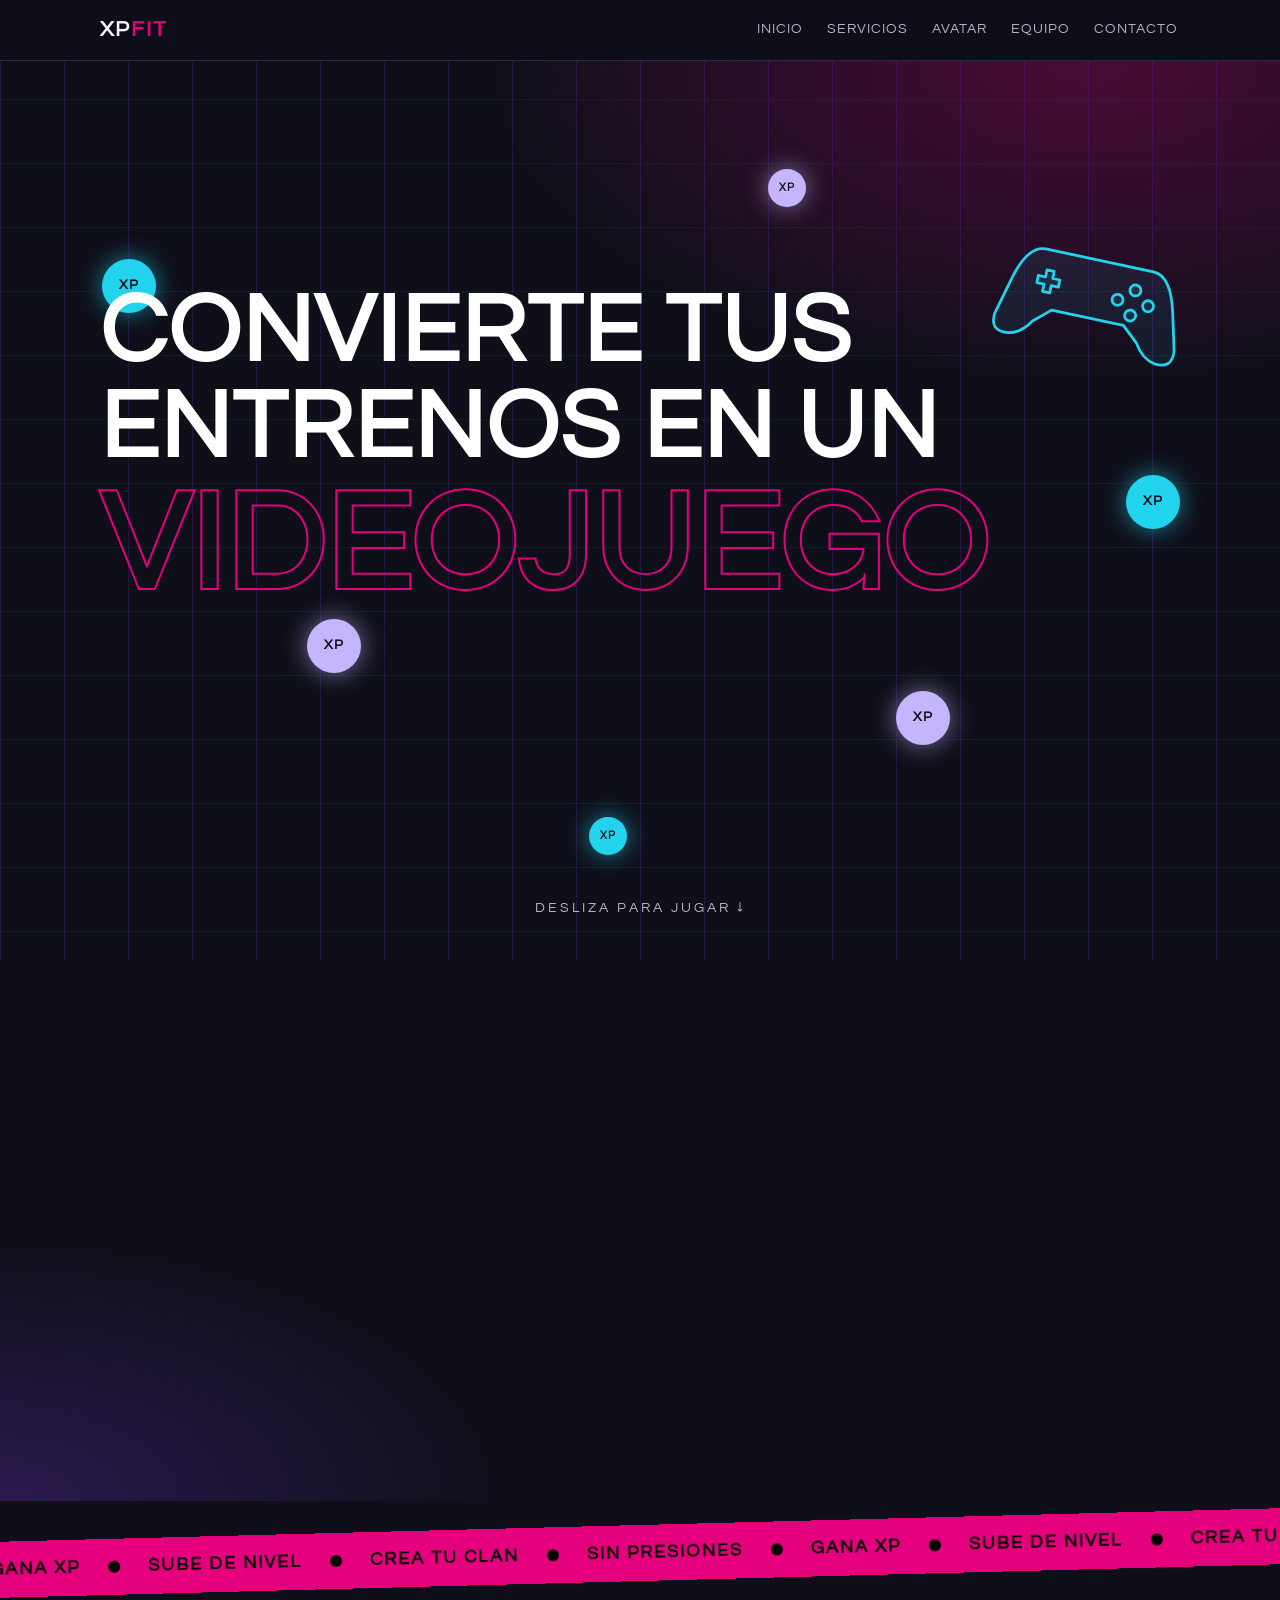
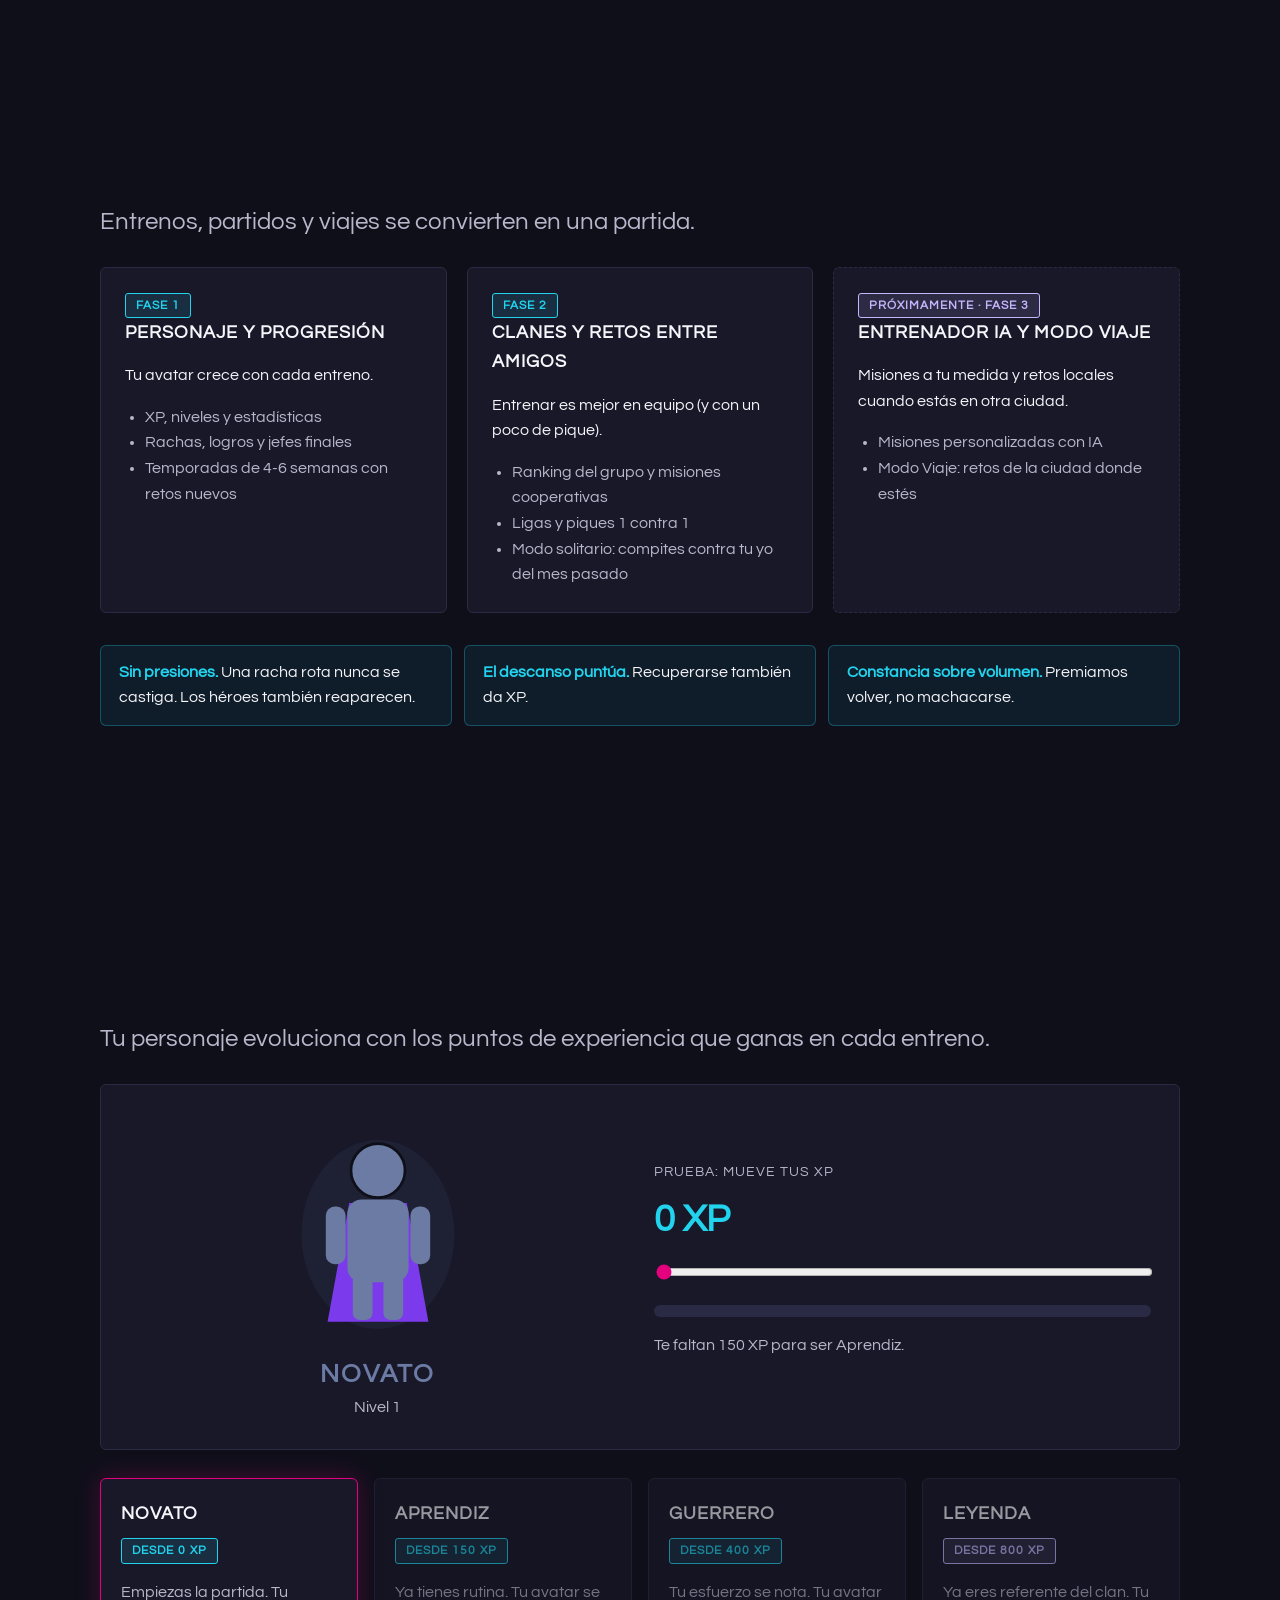
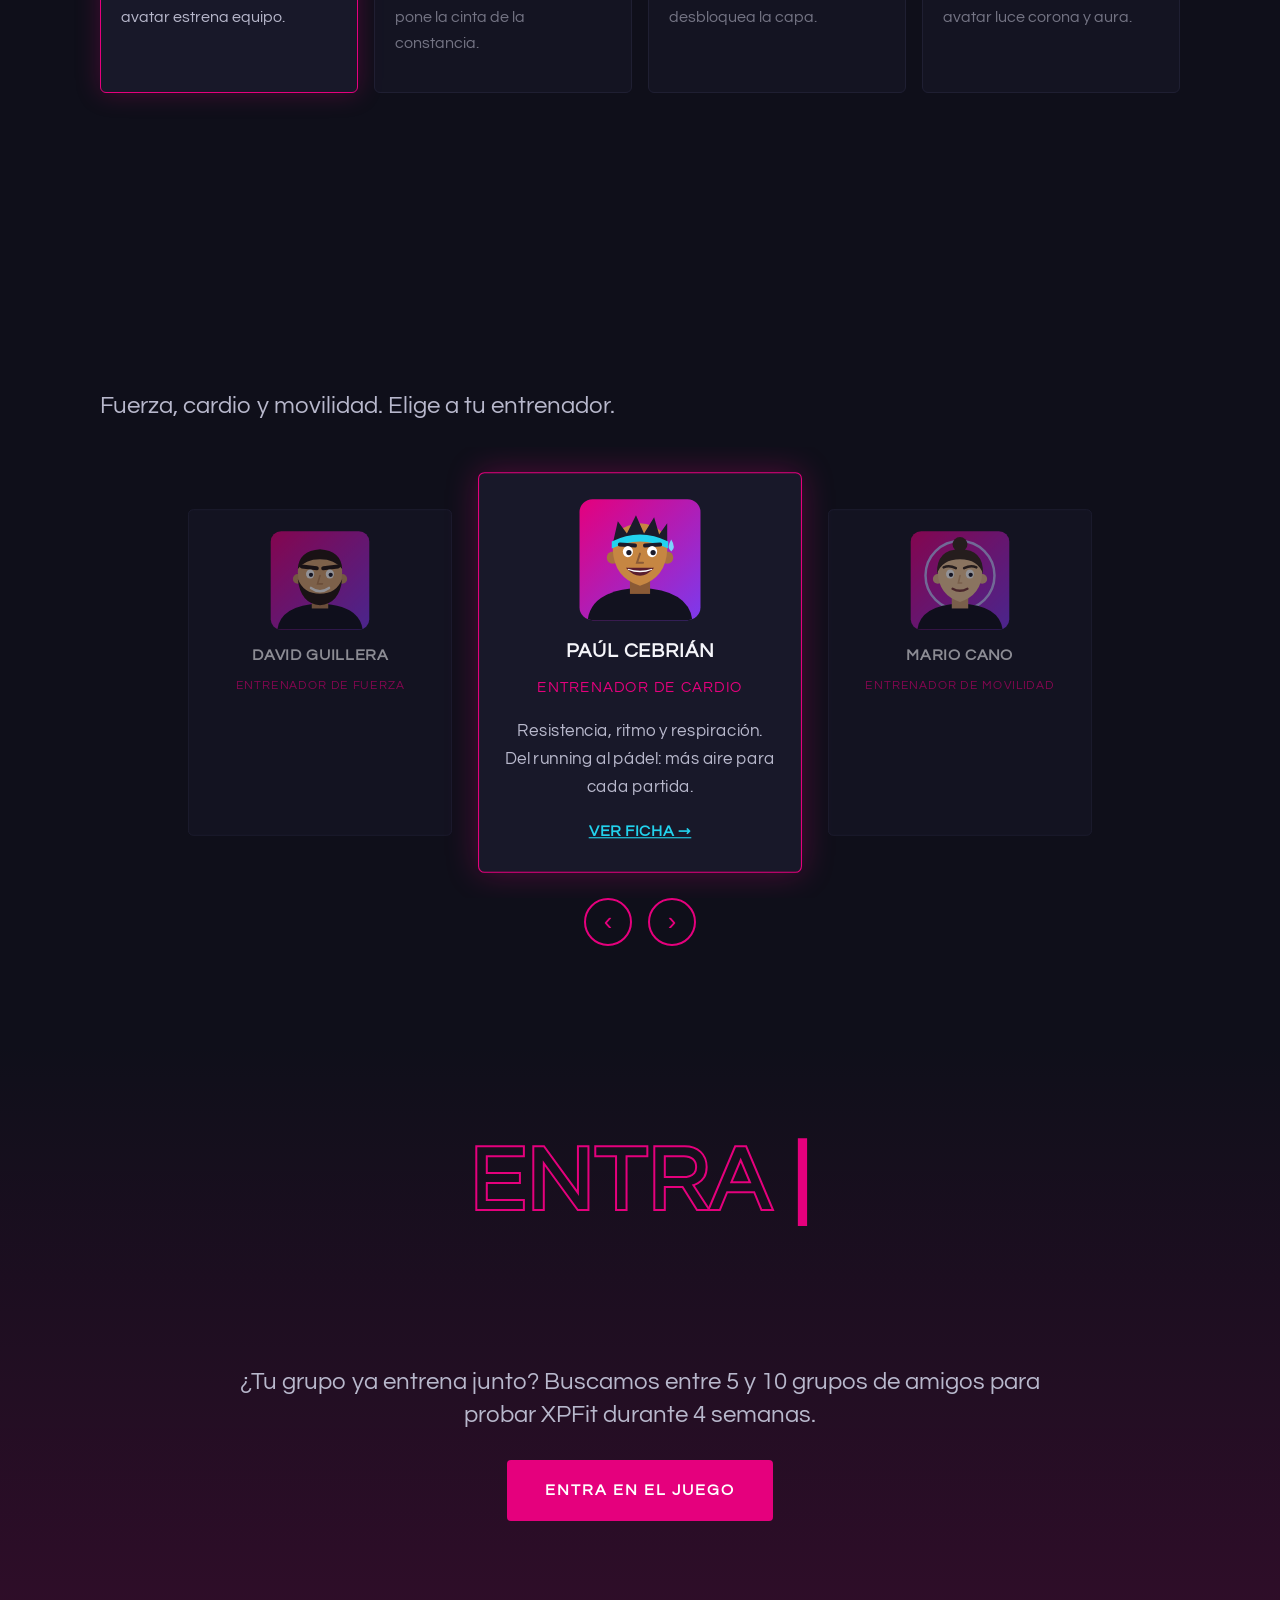
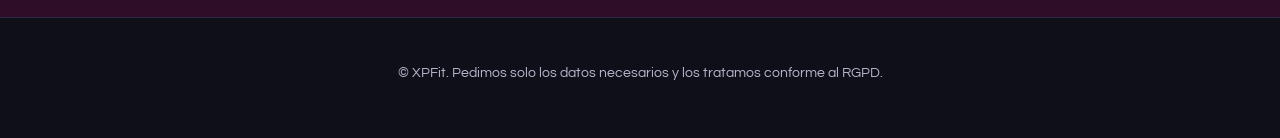
<file: index.html>
<!DOCTYPE html>
<html lang="es">
<head>
  <meta charset="UTF-8">
  <meta name="viewport" content="width=device-width, initial-scale=1">
  <title>XPFit · Convierte tus entrenos en un videojuego</title>
  <meta name="description" content="XPFit transforma entrenos, partidos y viajes en una partida: gana XP, sube de nivel y compite en clan con tus amigos.">

  <!-- PASO 1: cargamos la tipografía Questrial desde Google Fonts.
       (Si el ordenador tiene Century Gothic, se usará esa; ver estilos.css). -->
  <link rel="preconnect" href="https://fonts.googleapis.com">
  <link rel="preconnect" href="https://fonts.gstatic.com" crossorigin>
  <link href="https://fonts.googleapis.com/css2?family=Questrial&display=swap" rel="stylesheet">

  <!-- PASO 2: nuestros estilos. -->
  <link rel="stylesheet" href="css/estilos.css">

  <!-- PASO 3: marca la página como "con JavaScript". Las animaciones del CSS
       solo se activan si esta clase existe, así nada se queda invisible
       si el JS falla. -->
  <script>document.documentElement.classList.add("js");</script>

  <!-- PASO 4: nuestro JavaScript. "defer" = se ejecuta cuando la página ya cargó. -->
  <script src="js/animaciones.js" defer></script>
</head>
<body>

  <header class="cabecera">
    <div class="contenedor">
      <a class="logo" href="#inicio">XP<span>FIT</span></a>
      <nav class="nav" aria-label="Principal">
        <a href="#inicio">Inicio</a>
        <a href="#servicios">Servicios</a>
        <a href="#avatar">Avatar</a>
        <a href="#equipo">Equipo</a>
        <a href="#contacto">Contacto</a>
      </nav>
    </div>
  </header>

  <main>

    <!-- ============ INICIO (hero) ============ -->
    <section class="hero" id="inicio">
      <!-- HERO CON PARALLAX. Estructura (de fuera hacia dentro):
           .hero-pista  -> caja muy alta que da "recorrido" para hacer scroll
           .hero-escena -> la escena, pegada arriba mientras haces scroll
                           (position: sticky). Aquí el JS guarda --p (0 a 1).
             .capa-fondo  -> cuadrícula retro (se mueve poco)
             .capa-medio  -> orbes de XP y mando (se mueven más)
             .capa-frente -> mancuerna que cruza la pantalla rodando
             .hero-contenido -> título, subtítulo y botón (aparecen con el scroll)
           Las capas son decoración: aria-hidden="true". -->
      <div class="hero-pista">
        <div class="hero-escena">

          <div class="capa capa-fondo" aria-hidden="true"></div>

          <div class="capa capa-medio" aria-hidden="true">
            <!-- Orbes de XP: --x e --y son su posición (en %). -->
            <span class="orbe" style="--x:8%;  --y:22%;">XP</span>
            <span class="orbe" style="--x:24%; --y:62%;">XP</span>
            <span class="orbe" style="--x:46%; --y:84%;">XP</span>
            <span class="orbe" style="--x:70%; --y:70%;">XP</span>
            <span class="orbe" style="--x:88%; --y:46%;">XP</span>
            <span class="orbe" style="--x:60%; --y:12%;">XP</span>
            <!-- Mando de consola dibujado con SVG: cuerpo, cruceta y 4 botones. -->
            <svg class="mando" viewBox="0 0 240 150">
              <path d="M60 40 Q40 40 30 80 L20 120 Q18 140 38 138 Q52 136 62 120 L80 104 L160 104 L178 120 Q188 136 202 138 Q222 140 220 120 L210 80 Q200 40 180 40 Z"/>
              <path d="M66 62 h8 v8 h8 v8 h-8 v8 h-8 v-8 h-8 v-8 h8z"/>
              <circle cx="165" cy="64" r="6"/><circle cx="182" cy="78" r="6"/>
              <circle cx="148" cy="78" r="6"/><circle cx="165" cy="92" r="6"/>
            </svg>
          </div>

          <div class="capa capa-frente" aria-hidden="true">
            <!-- Mancuerna: una barra y tres placas por lado. -->
            <svg class="mancuerna" viewBox="0 0 420 140">
              <rect x="150" y="62" width="120" height="16" rx="4"/>
              <rect x="118" y="40" width="32" height="60" rx="6"/>
              <rect x="84"  y="24" width="34" height="92" rx="6"/>
              <rect x="60"  y="56" width="24" height="28" rx="4"/>
              <rect x="270" y="40" width="32" height="60" rx="6"/>
              <rect x="302" y="24" width="34" height="92" rx="6"/>
              <rect x="336" y="56" width="24" height="28" rx="4"/>
            </svg>
          </div>

          <p class="hero-aviso" aria-hidden="true">Desliza para jugar ↓</p>

          <div class="hero-contenido">
      <div class="contenedor">
        <!-- H1 blanco en dos líneas (el <br> parte la línea) y, debajo,
             la palabra grande solo con contorno magenta (clase "contorno"). -->
        <h1>
          Convierte tus<br>entrenos en un
          <span class="contorno">videojuego</span>
        </h1>
        <!-- El H1 (arriba) se ve desde el principio con un fundido de opacidad.
             Todo lo que va dentro de .hero-resto aparece poco a poco con el scroll. -->
        <div class="hero-resto">
          <p class="subtitulo">Gana XP, sube de nivel y compite con tus amigos.</p>
          <!-- Dos columnas (.hero-columnas): a la izquierda el botón y la nota,
               a la derecha la cita de LEVEL UP. En móvil estrecho se apilan. -->
          <div class="hero-columnas">
            <div>
              <a class="boton" href="#contacto">Entra en el juego</a>
              <p class="nota">Para quien ya entrena (gym, fútbol, pádel, running) y quiere un motivo para volver. También si juegas solo.</p>
            </div>
            <p class="levelup">¡LEVEL UP! 🎉 Ya eres nivel 12. Tus piernas han desbloqueado una nueva habilidad: subir escaleras sin sufrir.</p>
          </div>
        </div>
      </div>
    
          </div>
        </div>
      </div>
    </section>

    <!-- ============ CINTA EN BUCLE ============
         Truco para que NUNCA se vea vacía al final:
         - Hay DOS grupos idénticos (.cinta-grupo), uno detrás del otro.
         - Cada grupo mide como mínimo el ancho de la pantalla (ver estilos.css).
         - El CSS mueve la pista justo la mitad (= un grupo). En ese momento
           el segundo grupo ocupa el sitio del primero y vuelve a empezar,
           sin saltos ni huecos.
         aria-hidden="true": es decoración, el lector de pantalla la ignora. -->
    <div class="cinta" aria-hidden="true">
      <div class="cinta-pista">

        <!-- Grupo 1 -->
        <div class="cinta-grupo">
          <span>Gana XP</span><span class="punto"></span>
          <span>Sube de nivel</span><span class="punto"></span>
          <span>Crea tu clan</span><span class="punto"></span>
          <span>Sin presiones</span><span class="punto"></span>
          <span>Gana XP</span><span class="punto"></span>
          <span>Sube de nivel</span><span class="punto"></span>
          <span>Crea tu clan</span><span class="punto"></span>
          <span>Sin presiones</span><span class="punto"></span>
        </div>

        <!-- Grupo 2: copia exacta del grupo 1 -->
        <div class="cinta-grupo">
          <span>Gana XP</span><span class="punto"></span>
          <span>Sube de nivel</span><span class="punto"></span>
          <span>Crea tu clan</span><span class="punto"></span>
          <span>Sin presiones</span><span class="punto"></span>
          <span>Gana XP</span><span class="punto"></span>
          <span>Sube de nivel</span><span class="punto"></span>
          <span>Crea tu clan</span><span class="punto"></span>
          <span>Sin presiones</span><span class="punto"></span>
        </div>

      </div>
    </div>

    <!-- ============ SERVICIOS ============
         data-skew  -> el título entra con el efecto skewIn
         data-fade  -> el bloque entra con fadeInUp (con retraso escalonado) -->
    <section id="servicios">
      <div class="contenedor">
        <!-- TÍTULO CON TRAZO SVG (se repite igual en todas las secciones).
             - Mantenemos el <h2> para que la página siga teniendo títulos
               "de verdad" (buscadores y lectores de pantalla los entienden).
             - Dentro va un <svg>: un lienzo de dibujo. viewBox="0 0 700 130"
               es su sistema de coordenadas (700 de ancho x 130 de alto);
               el navegador lo escala solo.
             - <text> escribe la palabra dentro del lienzo: x="4" es el margen
               izquierdo e y="100" la altura de la línea base de las letras.
             - El aspecto (solo contorno, trazo que se dibuja en bucle) está
               en estilos.css, en la clase "trazo".
             - aria-label: lo que lee en voz alta un lector de pantalla. -->
        <h2>
          <svg class="titulo-svg" viewBox="0 0 700 130" role="img" aria-label="Servicios">
            <text class="trazo" x="4" y="100">SERVICIOS</text>
          </svg>
        </h2>
        <p class="subtitulo" data-fade>Entrenos, partidos y viajes se convierten en una partida.</p>

        <div class="rejilla">
          <!-- Fase 1: personaje y progresión -->
          <article class="tarjeta" data-fade>
            <span class="etiqueta xp">Fase 1</span>
            <h3>Personaje y progresión</h3>
            <p>Tu avatar crece con cada entreno.</p>
            <ul>
              <li>XP, niveles y estadísticas</li>
              <li>Rachas, logros y jefes finales</li>
              <li>Temporadas de 4-6 semanas con retos nuevos</li>
            </ul>
          </article>

          <!-- Fase 2: clanes y retos entre amigos -->
          <article class="tarjeta" data-fade>
            <span class="etiqueta xp">Fase 2</span>
            <h3>Clanes y retos entre amigos</h3>
            <p>Entrenar es mejor en equipo (y con un poco de pique).</p>
            <ul>
              <li>Ranking del grupo y misiones cooperativas</li>
              <li>Ligas y piques 1 contra 1</li>
              <li>Modo solitario: compites contra tu yo del mes pasado</li>
            </ul>
          </article>

          <article class="tarjeta proximamente" data-fade>
            <span class="etiqueta">Próximamente · Fase 3</span>
            <h3>Entrenador IA y Modo Viaje</h3>
            <p>Misiones a tu medida y retos locales cuando estás en otra ciudad.</p>
            <ul>
              <li>Misiones personalizadas con IA</li>
              <li>Modo Viaje: retos de la ciudad donde estés</li>
            </ul>
          </article>
        </div>

        <div class="principios">
          <div data-fade><strong>Sin presiones.</strong> Una racha rota nunca se castiga. Los héroes también reaparecen.</div>
          <div data-fade><strong>El descanso puntúa.</strong> Recuperarse también da XP.</div>
          <div data-fade><strong>Constancia sobre volumen.</strong> Premiamos volver, no machacarse.</div>
        </div>
      </div>
    </section>

    <!-- ============ AVATAR ============
         Sustituye a la antigua sección "Proyectos". Muestra cómo el avatar
         evoluciona según los XP que ganas entrenando.
         La parte interactiva (el deslizador) se programa en js/animaciones.js
         (PASO 6). Los números de XP son valores de EJEMPLO. -->
    <section id="avatar">
      <div class="contenedor">
        <h2>
          <svg class="titulo-svg" viewBox="0 0 520 130" role="img" aria-label="Avatar">
            <text class="trazo" x="4" y="100">AVATAR</text>
          </svg>
        </h2>
        <p class="subtitulo" data-fade>Tu personaje evoluciona con los puntos de experiencia que ganas en cada entreno.</p>

        <div class="avatar-zona" data-fade>

          <!-- Izquierda: el personaje. La clase "etapa-1" (o 2, 3, 4) la cambia el JS
               y el CSS usa esa clase para cambiar color y accesorios. -->
          <div class="avatar-visor etapa-1" id="avatar-visor">
            <svg class="avatar-svg" viewBox="0 0 200 250" role="img" aria-label="Tu avatar">
              <ellipse class="aura" cx="100" cy="135" rx="85" ry="105"/>
              <path class="capa" d="M68 100 L132 100 L156 232 L44 232 Z"/>
              <rect class="miembro" x="72" y="178" width="22" height="52" rx="8"/>
              <rect class="miembro" x="106" y="178" width="22" height="52" rx="8"/>
              <rect class="cuerpo" x="66" y="96" width="68" height="92" rx="16"/>
              <rect class="miembro" x="42" y="104" width="22" height="64" rx="10"/>
              <rect class="miembro" x="136" y="104" width="22" height="64" rx="10"/>
              <circle class="cabeza" cx="100" cy="64" r="30"/>
              <rect class="banda" x="70" y="50" width="60" height="9" rx="4"/>
              <path class="corona" d="M72 38 L80 14 L100 32 L120 14 L128 38 Z"/>
            </svg>
            <p class="avatar-etapa" id="avatar-etapa">Novato</p>
            <p class="avatar-nivel suave" id="avatar-nivel">Nivel 1</p>
          </div>

          <!-- Derecha: el control de XP. -->
          <div class="avatar-panel">
            <label for="xp-control">Prueba: mueve tus XP</label>
            <p class="xp-cifra"><output id="xp-valor" for="xp-control">0</output> XP</p>
            <input type="range" id="xp-control" min="0" max="1000" step="10" value="0">
            <div class="xp-barra" aria-hidden="true"><span id="xp-relleno"></span></div>
            <p class="suave" id="xp-texto">Te faltan 150 XP para ser Aprendiz.</p>
          </div>
        </div>

        <!-- Las cuatro etapas. data-desde = XP necesarios para llegar a ella. -->
        <ol class="etapas">
          <li data-desde="0"><h3>Novato</h3><span class="etiqueta xp">Desde 0 XP</span><p class="suave">Empiezas la partida. Tu avatar estrena equipo.</p></li>
          <li data-desde="150"><h3>Aprendiz</h3><span class="etiqueta xp">Desde 150 XP</span><p class="suave">Ya tienes rutina. Tu avatar se pone la cinta de la constancia.</p></li>
          <li data-desde="400"><h3>Guerrero</h3><span class="etiqueta xp">Desde 400 XP</span><p class="suave">Tu esfuerzo se nota. Tu avatar desbloquea la capa.</p></li>
          <li data-desde="800"><h3>Leyenda</h3><span class="etiqueta">Desde 800 XP</span><p class="suave">Ya eres referente del clan. Tu avatar luce corona y aura.</p></li>
        </ol>
      </div>
    </section>

    <!-- ============ EQUIPO (carrusel) ============
         Tres entrenadores. La ficha activa (la del centro) se amplía.
         Los botones, el clic en una ficha y las flechas del teclado cambian
         la ficha activa: ver el bloque "Carrusel" en js/animaciones.js. -->
    <section id="equipo">
      <div class="contenedor">
        <h2>
          <svg class="titulo-svg" viewBox="0 0 660 130" role="img" aria-label="Tu equipo">
            <text class="trazo" x="4" y="100">TU EQUIPO</text>
          </svg>
        </h2>
        <p class="subtitulo" data-fade>Fuerza, cardio y movilidad. Elige a tu entrenador.</p>

        <div class="carrusel" role="region" aria-roledescription="carrusel" aria-label="Equipo de entrenadores">

          <!-- La pista: una fila de fichas que se desliza de lado. -->
          <div class="carrusel-pista" tabindex="0">

            <article class="entrenador">
              <div class="cara">
<svg viewBox="0 0 120 120" role="img" aria-label="Cara de David Guillera">
<!-- David, fuerza: mandibula cuadrada, barba, cejas gruesas y camiseta sin mangas. Cada grupo con clase (flota, cejas, parpadeo) tiene su animacion en estilos.css. -->
<path d="M8 120 Q12 90 60 88 Q108 90 112 120 Z" fill="#12121f"/>
<rect x="50" y="76" width="20" height="18" fill="#B98456"/>
<g class="flota">
<circle cx="33" cy="58" r="6" fill="#C99565"/><circle cx="87" cy="58" r="6" fill="#C99565"/>
<path d="M33 50 Q33 26 60 24 Q87 26 87 50 Q86 80 60 88 Q34 80 33 50Z" fill="#D9A673"/>
<path d="M33 46 Q34 24 60 22 Q86 24 87 46 Q78 34 60 34 Q42 34 33 46Z" fill="#241713"/>
<path d="M33 58 Q36 88 60 90 Q84 88 87 58 Q80 76 60 76 Q40 76 33 58Z" fill="#241713"/>
<g class="cejas"><path d="M38 43 L56 45" stroke="#241713" stroke-width="5" stroke-linecap="round"/><path d="M82 43 L64 45" stroke="#241713" stroke-width="5" stroke-linecap="round"/></g>
<g class="parpadeo"><ellipse cx="48" cy="52" rx="5" ry="5.5" fill="#fff"/><ellipse cx="72" cy="52" rx="5" ry="5.5" fill="#fff"/><circle cx="49" cy="53" r="2.6" fill="#1b1b2a"/><circle cx="73" cy="53" r="2.6" fill="#1b1b2a"/></g>
<path d="M60 54 L57 64 L63 64" stroke="#B98456" stroke-width="2" fill="none" stroke-linecap="round"/>
<path d="M49 69 Q60 77 71 69" stroke="#fff" stroke-width="3" fill="none" stroke-linecap="round"/>
</g>
</svg>
</div>
              <h3>David Guillera</h3>
              <p class="rol">Entrenador de fuerza</p>
              <!-- .detalle solo se ve en la ficha activa -->
              <div class="detalle">
                <p class="suave">Series, cargas y progresión. Te enseña a levantar con cabeza y a subir de nivel sin prisa.</p>
                <a class="ver" href="equipo/david-guillera.html">Ver ficha →</a>
              </div>
            </article>

            <article class="entrenador">
              <div class="cara">
<svg viewBox="0 0 120 120" role="img" aria-label="Cara de Paúl Cebrián">
<!-- Paul, cardio: pelo de punta, cinta cian, sonrisa abierta y una gota de sudor que cae. -->
<path d="M8 120 Q12 90 60 88 Q108 90 112 120 Z" fill="#12121f"/>
<rect x="50" y="76" width="20" height="18" fill="#8A5A36"/>
<g class="flota rapido">
<circle cx="33" cy="58" r="6" fill="#A9703F"/><circle cx="87" cy="58" r="6" fill="#A9703F"/>
<path d="M33 50 Q33 26 60 24 Q87 26 87 50 Q86 78 60 86 Q34 78 33 50Z" fill="#C68642"/>
<path d="M33 44 L38 22 L47 34 L56 16 L64 34 L74 18 L79 35 L87 24 L87 46 Q60 30 33 46Z" fill="#1b1b2a"/>
<path d="M32 42 Q60 28 88 42 L88 49 Q60 35 32 49Z" fill="#22D3EE"/>
<g class="cejas"><path d="M40 45 L55 46" stroke="#1b1b2a" stroke-width="4" stroke-linecap="round"/><path d="M80 45 L65 46" stroke="#1b1b2a" stroke-width="4" stroke-linecap="round"/></g>
<g class="parpadeo"><ellipse cx="48" cy="52" rx="5" ry="5.5" fill="#fff"/><ellipse cx="72" cy="52" rx="5" ry="5.5" fill="#fff"/><circle cx="49" cy="53" r="2.6" fill="#1b1b2a"/><circle cx="73" cy="53" r="2.6" fill="#1b1b2a"/></g>
<path d="M60 54 L57 63 L63 63" stroke="#8A5A36" stroke-width="2" fill="none" stroke-linecap="round"/>
<path d="M46 68 Q60 84 74 68 Z" fill="#5A1E2E"/><path d="M48 69 Q60 73 72 69 L72 70 Q60 75 48 70Z" fill="#fff"/>
<path class="gota" d="M91 40 q5 8 0 12 q-5 -4 0 -12z" fill="#7DD3FC"/>
</g>
</svg>
</div>
              <h3>Paúl Cebrián</h3>
              <p class="rol">Entrenador de cardio</p>
              <div class="detalle">
                <p class="suave">Resistencia, ritmo y respiración. Del running al pádel: más aire para cada partida.</p>
                <a class="ver" href="equipo/paul-cebrian.html">Ver ficha →</a>
              </div>
            </article>

            <article class="entrenador">
              <div class="cara">
<svg viewBox="0 0 120 120" role="img" aria-label="Cara de Mario Cano">
<!-- Mario, movilidad: mono, mirada serena, sonrisa tranquila y un aura que late. -->
<circle class="aura-zen" cx="60" cy="54" r="42" fill="none" stroke="#C4B5FD" stroke-width="3"/>
<path d="M8 120 Q12 90 60 88 Q108 90 112 120 Z" fill="#12121f"/>
<rect x="50" y="76" width="20" height="18" fill="#D2A276"/>
<g class="flota">
<circle cx="60" cy="16" r="9" fill="#3a2a22"/>
<circle cx="33" cy="58" r="6" fill="#E6B98F"/><circle cx="87" cy="58" r="6" fill="#E6B98F"/>
<path d="M33 50 Q33 26 60 24 Q87 26 87 50 Q86 78 60 86 Q34 78 33 50Z" fill="#F1C99B"/>
<path d="M32 52 Q31 22 60 22 Q89 22 88 52 Q82 34 60 34 Q38 34 32 52Z" fill="#3a2a22"/>
<g class="cejas"><path d="M40 44 Q47 41 55 45" stroke="#3a2a22" stroke-width="3" fill="none" stroke-linecap="round"/><path d="M80 44 Q73 41 65 45" stroke="#3a2a22" stroke-width="3" fill="none" stroke-linecap="round"/></g>
<g class="parpadeo lento"><ellipse cx="48" cy="52" rx="5" ry="5.5" fill="#fff"/><ellipse cx="72" cy="52" rx="5" ry="5.5" fill="#fff"/><circle cx="49" cy="53" r="2.6" fill="#1b1b2a"/><circle cx="73" cy="53" r="2.6" fill="#1b1b2a"/></g>
<path d="M60 54 L58 63 L62 63" stroke="#D2A276" stroke-width="2" fill="none" stroke-linecap="round"/>
<path d="M51 70 Q60 75 69 70" stroke="#7A3B3B" stroke-width="3" fill="none" stroke-linecap="round"/>
</g>
</svg>
</div>
              <h3>Mario Cano</h3>
              <p class="rol">Entrenador de movilidad</p>
              <div class="detalle">
                <p class="suave">Rango de movimiento, postura y recuperación. Porque el descanso también puntúa.</p>
                <a class="ver" href="equipo/mario-cano.html">Ver ficha →</a>
              </div>
            </article>

          </div>

          <!-- Botones anterior / siguiente -->
          <div class="carrusel-controles">
            <button class="carrusel-btn" type="button" data-dir="-1" aria-label="Entrenador anterior">‹</button>
            <button class="carrusel-btn" type="button" data-dir="1" aria-label="Entrenador siguiente">›</button>
          </div>
        </div>
      </div>
    </section>

    <!-- ============ CONTACTO ============ -->
    <section class="contacto" id="contacto">
      <div class="contenedor">
        <!-- Título grande con efecto máquina de escribir:
             data-maquina le dice al JS que lo teclee letra a letra.
             El texto dentro es el que se escribirá. -->
        <p class="maquina" data-maquina>Entra a la partida</p>

        <!-- Aquí el título va centrado: x="330" es el centro del lienzo (660 / 2)
             y text-anchor="middle" centra el texto en ese punto. -->
        <h2>
          <svg class="titulo-svg" viewBox="0 0 660 130" role="img" aria-label="Contacto">
            <text class="trazo" x="330" y="100" text-anchor="middle">CONTACTO</text>
          </svg>
        </h2>
        <p class="subtitulo" data-fade>¿Tu grupo ya entrena junto? Buscamos entre 5 y 10 grupos de amigos para probar XPFit durante 4 semanas.</p>
        <!-- PENDIENTE: sustituir "#contacto" por el enlace real (mailto: o Telegram). -->
        <a class="boton" href="#contacto" data-fade>Entra en el juego</a>
      </div>
    </section>
  </main>

  <footer class="pie">
    <div class="contenedor">
      <p>© XPFit. Pedimos solo los datos necesarios y los tratamos conforme al RGPD.</p>
    </div>
  </footer>

</body>
</html>
</file>
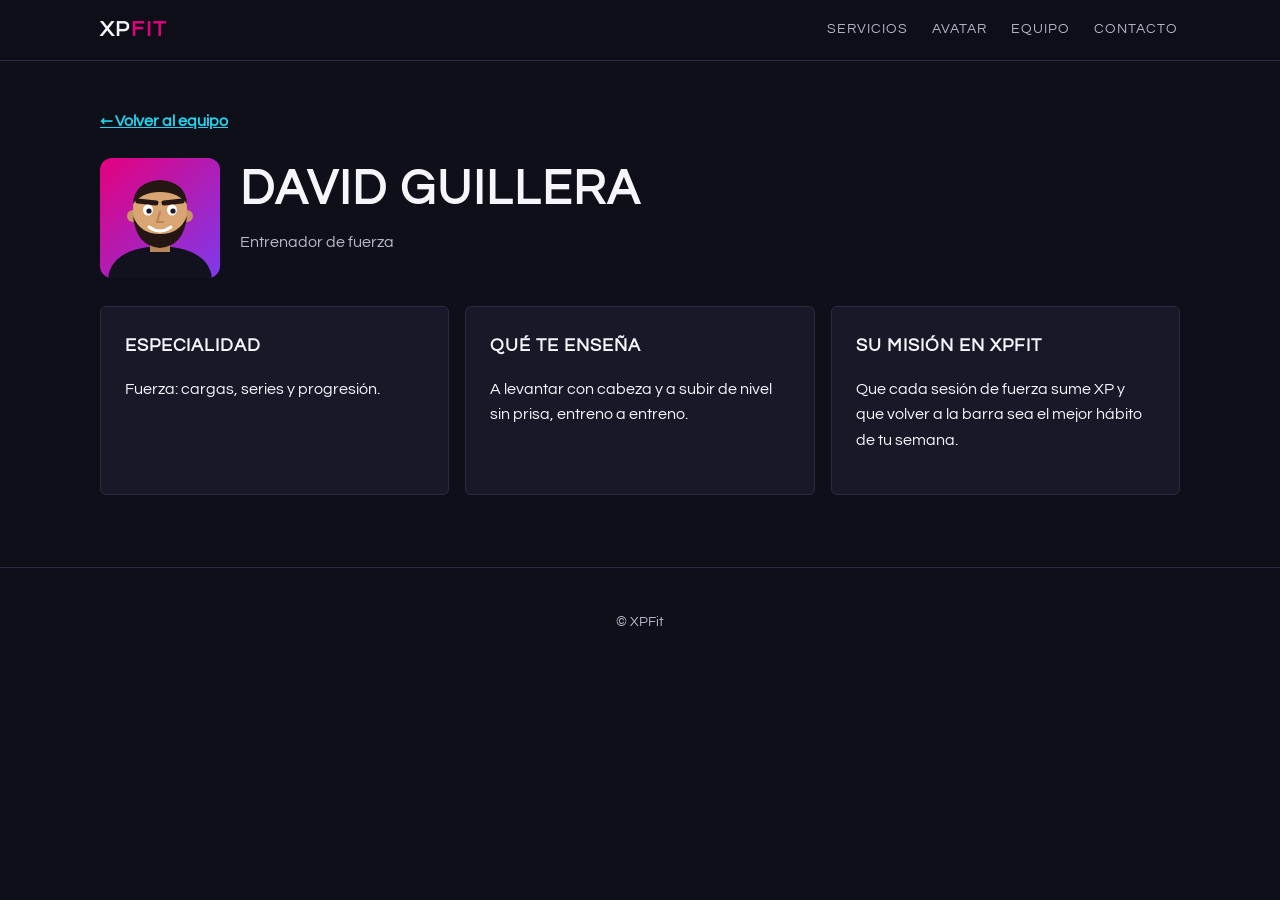
<file: equipo/david-guillera.html>
<!DOCTYPE html>
<html lang="es">
<head>
  <meta charset="UTF-8">
  <meta name="viewport" content="width=device-width, initial-scale=1">
  <title>David Guillera · Entrenador de fuerza · XPFit</title>
  <link rel="preconnect" href="https://fonts.googleapis.com">
  <link rel="preconnect" href="https://fonts.gstatic.com" crossorigin>
  <link href="https://fonts.googleapis.com/css2?family=Questrial&display=swap" rel="stylesheet">
  <link rel="stylesheet" href="../css/estilos.css">
</head>
<body>
  <header class="cabecera">
    <div class="contenedor">
      <a class="logo" href="../index.html">XP<span>FIT</span></a>
      <nav class="nav" aria-label="Principal">
        <a href="../index.html#servicios">Servicios</a>
        <a href="../index.html#avatar">Avatar</a>
        <a href="../index.html#equipo">Equipo</a>
        <a href="../index.html#contacto">Contacto</a>
      </nav>
    </div>
  </header>

  <main class="ficha">
    <div class="contenedor">
      <a class="volver" href="../index.html#equipo">← Volver al equipo</a>

      <div class="ficha-cabecera">
        <div class="cara">
<svg viewBox="0 0 120 120" role="img" aria-label="Cara de David Guillera">
<path d="M8 120 Q12 90 60 88 Q108 90 112 120 Z" fill="#12121f"/>
<rect x="50" y="76" width="20" height="18" fill="#B98456"/>
<g class="flota">
<circle cx="33" cy="58" r="6" fill="#C99565"/><circle cx="87" cy="58" r="6" fill="#C99565"/>
<path d="M33 50 Q33 26 60 24 Q87 26 87 50 Q86 80 60 88 Q34 80 33 50Z" fill="#D9A673"/>
<path d="M33 46 Q34 24 60 22 Q86 24 87 46 Q78 34 60 34 Q42 34 33 46Z" fill="#241713"/>
<path d="M33 58 Q36 88 60 90 Q84 88 87 58 Q80 76 60 76 Q40 76 33 58Z" fill="#241713"/>
<g class="cejas"><path d="M38 43 L56 45" stroke="#241713" stroke-width="5" stroke-linecap="round"/><path d="M82 43 L64 45" stroke="#241713" stroke-width="5" stroke-linecap="round"/></g>
<g class="parpadeo"><ellipse cx="48" cy="52" rx="5" ry="5.5" fill="#fff"/><ellipse cx="72" cy="52" rx="5" ry="5.5" fill="#fff"/><circle cx="49" cy="53" r="2.6" fill="#1b1b2a"/><circle cx="73" cy="53" r="2.6" fill="#1b1b2a"/></g>
<path d="M60 54 L57 64 L63 64" stroke="#B98456" stroke-width="2" fill="none" stroke-linecap="round"/>
<path d="M49 69 Q60 77 71 69" stroke="#fff" stroke-width="3" fill="none" stroke-linecap="round"/>
</g>
</svg>
</div>
        <div>
          <h1>David Guillera</h1>
          <p class="suave">Entrenador de fuerza</p>
        </div>
      </div>

      <div class="stats">
        <section class="tarjeta">
          <h3>Especialidad</h3>
          <p>Fuerza: cargas, series y progresión.</p>
        </section>
        <section class="tarjeta">
          <h3>Qué te enseña</h3>
          <p>A levantar con cabeza y a subir de nivel sin prisa, entreno a entreno.</p>
        </section>
        <section class="tarjeta">
          <h3>Su misión en XPFit</h3>
          <p>Que cada sesión de fuerza sume XP y que volver a la barra sea el mejor hábito de tu semana.</p>
        </section>
      </div>
    </div>
  </main>

  <footer class="pie"><div class="contenedor"><p>© XPFit</p></div></footer>
</body>
</html>
</file>
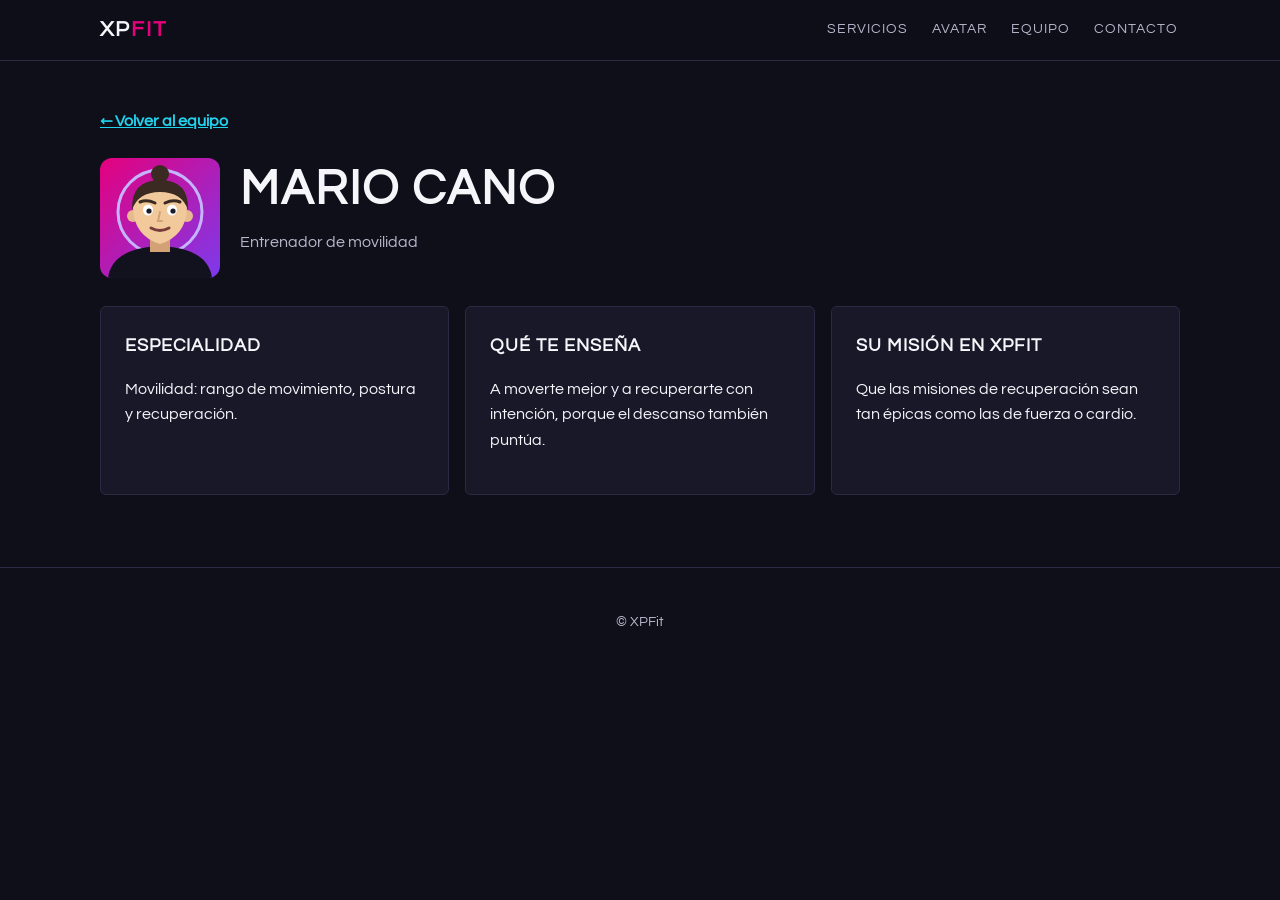
<file: equipo/mario-cano.html>
<!DOCTYPE html>
<html lang="es">
<head>
  <meta charset="UTF-8">
  <meta name="viewport" content="width=device-width, initial-scale=1">
  <title>Mario Cano · Entrenador de movilidad · XPFit</title>
  <link rel="preconnect" href="https://fonts.googleapis.com">
  <link rel="preconnect" href="https://fonts.gstatic.com" crossorigin>
  <link href="https://fonts.googleapis.com/css2?family=Questrial&display=swap" rel="stylesheet">
  <link rel="stylesheet" href="../css/estilos.css">
</head>
<body>
  <header class="cabecera">
    <div class="contenedor">
      <a class="logo" href="../index.html">XP<span>FIT</span></a>
      <nav class="nav" aria-label="Principal">
        <a href="../index.html#servicios">Servicios</a>
        <a href="../index.html#avatar">Avatar</a>
        <a href="../index.html#equipo">Equipo</a>
        <a href="../index.html#contacto">Contacto</a>
      </nav>
    </div>
  </header>

  <main class="ficha">
    <div class="contenedor">
      <a class="volver" href="../index.html#equipo">← Volver al equipo</a>

      <div class="ficha-cabecera">
        <div class="cara">
<svg viewBox="0 0 120 120" role="img" aria-label="Cara de Mario Cano">
<circle class="aura-zen" cx="60" cy="54" r="42" fill="none" stroke="#C4B5FD" stroke-width="3"/>
<path d="M8 120 Q12 90 60 88 Q108 90 112 120 Z" fill="#12121f"/>
<rect x="50" y="76" width="20" height="18" fill="#D2A276"/>
<g class="flota">
<circle cx="60" cy="16" r="9" fill="#3a2a22"/>
<circle cx="33" cy="58" r="6" fill="#E6B98F"/><circle cx="87" cy="58" r="6" fill="#E6B98F"/>
<path d="M33 50 Q33 26 60 24 Q87 26 87 50 Q86 78 60 86 Q34 78 33 50Z" fill="#F1C99B"/>
<path d="M32 52 Q31 22 60 22 Q89 22 88 52 Q82 34 60 34 Q38 34 32 52Z" fill="#3a2a22"/>
<g class="cejas"><path d="M40 44 Q47 41 55 45" stroke="#3a2a22" stroke-width="3" fill="none" stroke-linecap="round"/><path d="M80 44 Q73 41 65 45" stroke="#3a2a22" stroke-width="3" fill="none" stroke-linecap="round"/></g>
<g class="parpadeo lento"><ellipse cx="48" cy="52" rx="5" ry="5.5" fill="#fff"/><ellipse cx="72" cy="52" rx="5" ry="5.5" fill="#fff"/><circle cx="49" cy="53" r="2.6" fill="#1b1b2a"/><circle cx="73" cy="53" r="2.6" fill="#1b1b2a"/></g>
<path d="M60 54 L58 63 L62 63" stroke="#D2A276" stroke-width="2" fill="none" stroke-linecap="round"/>
<path d="M51 70 Q60 75 69 70" stroke="#7A3B3B" stroke-width="3" fill="none" stroke-linecap="round"/>
</g>
</svg>
</div>
        <div>
          <h1>Mario Cano</h1>
          <p class="suave">Entrenador de movilidad</p>
        </div>
      </div>

      <div class="stats">
        <section class="tarjeta">
          <h3>Especialidad</h3>
          <p>Movilidad: rango de movimiento, postura y recuperación.</p>
        </section>
        <section class="tarjeta">
          <h3>Qué te enseña</h3>
          <p>A moverte mejor y a recuperarte con intención, porque el descanso también puntúa.</p>
        </section>
        <section class="tarjeta">
          <h3>Su misión en XPFit</h3>
          <p>Que las misiones de recuperación sean tan épicas como las de fuerza o cardio.</p>
        </section>
      </div>
    </div>
  </main>

  <footer class="pie"><div class="contenedor"><p>© XPFit</p></div></footer>
</body>
</html>
</file>
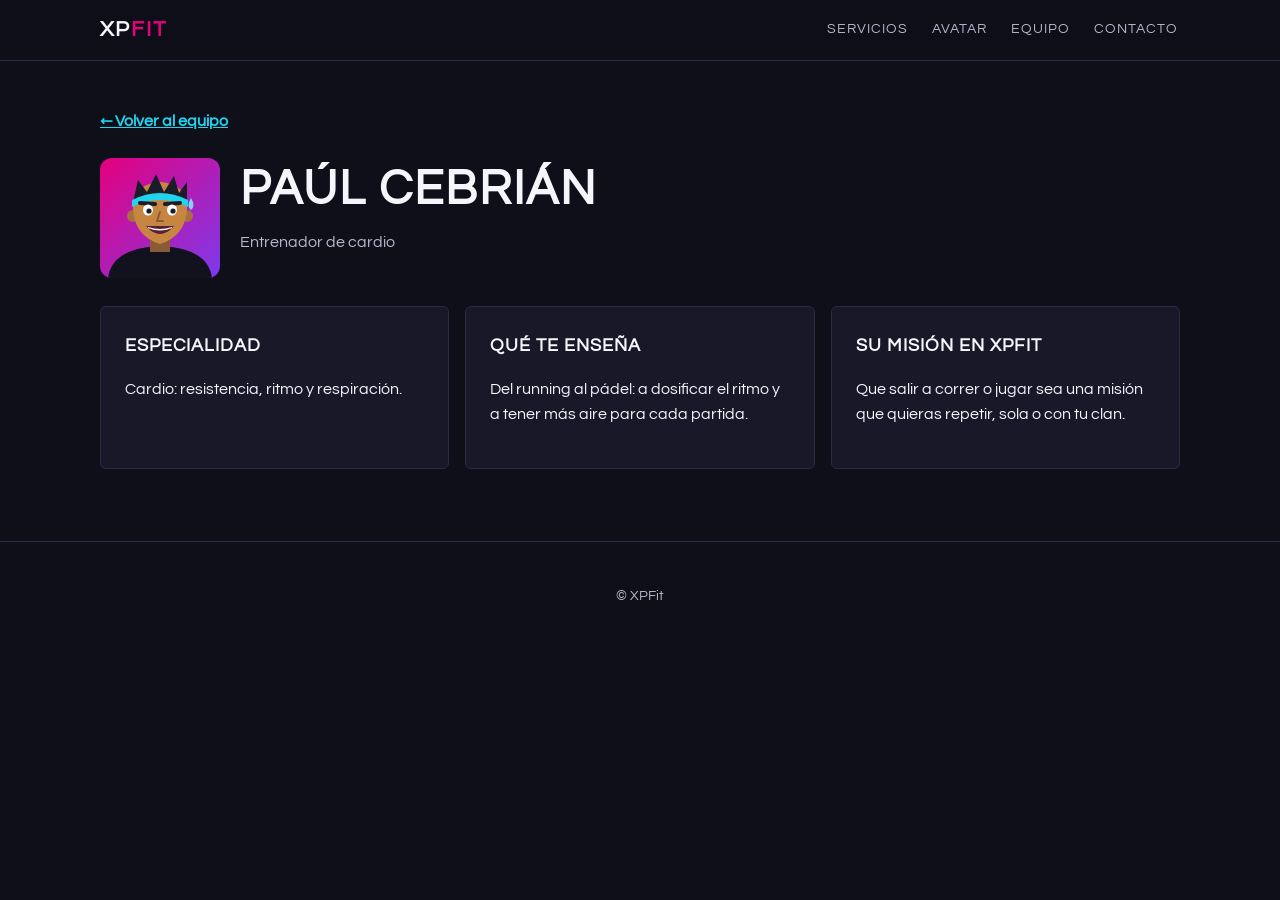
<file: equipo/paul-cebrian.html>
<!DOCTYPE html>
<html lang="es">
<head>
  <meta charset="UTF-8">
  <meta name="viewport" content="width=device-width, initial-scale=1">
  <title>Paúl Cebrián · Entrenador de cardio · XPFit</title>
  <link rel="preconnect" href="https://fonts.googleapis.com">
  <link rel="preconnect" href="https://fonts.gstatic.com" crossorigin>
  <link href="https://fonts.googleapis.com/css2?family=Questrial&display=swap" rel="stylesheet">
  <link rel="stylesheet" href="../css/estilos.css">
</head>
<body>
  <header class="cabecera">
    <div class="contenedor">
      <a class="logo" href="../index.html">XP<span>FIT</span></a>
      <nav class="nav" aria-label="Principal">
        <a href="../index.html#servicios">Servicios</a>
        <a href="../index.html#avatar">Avatar</a>
        <a href="../index.html#equipo">Equipo</a>
        <a href="../index.html#contacto">Contacto</a>
      </nav>
    </div>
  </header>

  <main class="ficha">
    <div class="contenedor">
      <a class="volver" href="../index.html#equipo">← Volver al equipo</a>

      <div class="ficha-cabecera">
        <div class="cara">
<svg viewBox="0 0 120 120" role="img" aria-label="Cara de Paúl Cebrián">
<path d="M8 120 Q12 90 60 88 Q108 90 112 120 Z" fill="#12121f"/>
<rect x="50" y="76" width="20" height="18" fill="#8A5A36"/>
<g class="flota rapido">
<circle cx="33" cy="58" r="6" fill="#A9703F"/><circle cx="87" cy="58" r="6" fill="#A9703F"/>
<path d="M33 50 Q33 26 60 24 Q87 26 87 50 Q86 78 60 86 Q34 78 33 50Z" fill="#C68642"/>
<path d="M33 44 L38 22 L47 34 L56 16 L64 34 L74 18 L79 35 L87 24 L87 46 Q60 30 33 46Z" fill="#1b1b2a"/>
<path d="M32 42 Q60 28 88 42 L88 49 Q60 35 32 49Z" fill="#22D3EE"/>
<g class="cejas"><path d="M40 45 L55 46" stroke="#1b1b2a" stroke-width="4" stroke-linecap="round"/><path d="M80 45 L65 46" stroke="#1b1b2a" stroke-width="4" stroke-linecap="round"/></g>
<g class="parpadeo"><ellipse cx="48" cy="52" rx="5" ry="5.5" fill="#fff"/><ellipse cx="72" cy="52" rx="5" ry="5.5" fill="#fff"/><circle cx="49" cy="53" r="2.6" fill="#1b1b2a"/><circle cx="73" cy="53" r="2.6" fill="#1b1b2a"/></g>
<path d="M60 54 L57 63 L63 63" stroke="#8A5A36" stroke-width="2" fill="none" stroke-linecap="round"/>
<path d="M46 68 Q60 84 74 68 Z" fill="#5A1E2E"/><path d="M48 69 Q60 73 72 69 L72 70 Q60 75 48 70Z" fill="#fff"/>
<path class="gota" d="M91 40 q5 8 0 12 q-5 -4 0 -12z" fill="#7DD3FC"/>
</g>
</svg>
</div>
        <div>
          <h1>Paúl Cebrián</h1>
          <p class="suave">Entrenador de cardio</p>
        </div>
      </div>

      <div class="stats">
        <section class="tarjeta">
          <h3>Especialidad</h3>
          <p>Cardio: resistencia, ritmo y respiración.</p>
        </section>
        <section class="tarjeta">
          <h3>Qué te enseña</h3>
          <p>Del running al pádel: a dosificar el ritmo y a tener más aire para cada partida.</p>
        </section>
        <section class="tarjeta">
          <h3>Su misión en XPFit</h3>
          <p>Que salir a correr o jugar sea una misión que quieras repetir, sola o con tu clan.</p>
        </section>
      </div>
    </div>
  </main>

  <footer class="pie"><div class="contenedor"><p>© XPFit</p></div></footer>
</body>
</html>
</file>
<file: css/estilos.css>
/* =====================================================================
   XPFit · estilos (estilo gimnasio moderno)
   Cómo leer este archivo, de arriba abajo:
     1. Variables (colores y medidas que reutilizamos)
     2. Base (tipografía y reglas generales)
     3. Animaciones (los "efectos" se definen aquí y se activan con JS)
     4. Piezas de la página (cabecera, hero, cinta, tarjetas...)
   ===================================================================== */


/* ---------------------------------------------------------------------
   1. VARIABLES
   Una variable se escribe con -- y se usa con var(--nombre).
   Si quieres cambiar un color en toda la web, lo cambias solo aquí.
   --------------------------------------------------------------------- */
:root {
  --magenta: #E5007D;        /* color estrella: contornos, cinta, botones */
  --morado: #7C3AED;         /* color de marca del brief (brillos y fondos) */
  --acento: #22D3EE;         /* cian: XP, progreso y enlaces (combina con magenta y morado) */
  --lila: #C4B5FD;           /* lila claro: etiquetas y detalles suaves */
  --fondo: #0F0F1A;          /* fondo de la web */
  --panel: #181829;          /* fondo de las tarjetas */
  --borde: #2A2A44;
  --texto: #F5F5FA;
  --texto-suave: #B8B8CC;
  --ancho: 1080px;
}


/* ---------------------------------------------------------------------
   2. BASE
   --------------------------------------------------------------------- */

/* Hace que width/height incluyan el padding: así las medidas son más fáciles. */
*, *::before, *::after { box-sizing: border-box; }

html {
  scroll-behavior: smooth;   /* al pulsar un enlace del menú, baja suavemente */
  scroll-padding-top: 72px;  /* deja hueco para que la cabecera fija no tape el título */
}

body {
  margin: 0;
  background: var(--fondo);
  color: var(--texto);
  /* TIPOGRAFÍA: probamos primero Century Gothic (si el ordenador la tiene).
     Si no, usamos Questrial (la cargamos desde Google Fonts en el HTML).
     Si tampoco, cualquier sans-serif. */
  font-family: "Century Gothic", "Questrial", "Segoe UI", sans-serif;
  line-height: 1.6;
  overflow-x: hidden;        /* evita que algo de la animación cree scroll lateral */
}

/* TÍTULOS: todos en mayúsculas y con letras separadas 1-2 px. */
h1, h2, h3 {
  text-transform: uppercase;
  letter-spacing: 2px;
  margin: 0 0 .5em;
}
h3 { letter-spacing: 1px; font-size: 1.15rem; }

/* H1: 75 px, peso 600, line-height 1.
   clamp(mínimo, ideal, máximo) hace que en móvil se encoja solo
   (75 px no cabría en una pantalla de 375 px) y en escritorio llegue a 75 px. */
h1 {
  font-size: clamp(2.2rem, 9vw, 75px);
  font-weight: 600;
  line-height: 1;
}

/* H2: 40 px (también adaptable a móvil). */
h2 {
  font-size: clamp(1.7rem, 5.5vw, 40px);
  font-weight: 600;
  line-height: 1.1;
}

/* Subtítulos: 24 px, peso 400. Usamos la clase .subtitulo en los párrafos. */
.subtitulo {
  font-size: clamp(1.05rem, 3.4vw, 24px);
  font-weight: 400;
  color: var(--texto-suave);
  line-height: 1.4;
}

.suave { color: var(--texto-suave); }
a { color: var(--acento); }

/* Anillo visible al navegar con teclado (accesibilidad). */
:focus-visible { outline: 3px solid var(--acento); outline-offset: 3px; }

/* .contenedor centra el contenido y deja 16 px de margen en los lados. */
.contenedor { width: min(100% - 32px, var(--ancho)); margin-inline: auto; }
section { padding: 72px 0; }


/* ---------------------------------------------------------------------
   3. ANIMACIONES
   Idea general: el CSS dice cómo se ve el elemento ANTES (escondido) y
   DESPUÉS (con la clase .visible). El JavaScript (js/animaciones.js)
   solo añade la clase .visible cuando el elemento entra en pantalla.

   Todo esto va dentro de "html.js": esa clase la pone un mini-script
   del <head>. Así, si el JavaScript falla, el texto se ve igualmente
   (nunca se queda invisible).
   --------------------------------------------------------------------- */

/* 3.1 skewIn para los H2: empiezan transparentes, torcidos y a la izquierda. */
html.js [data-skew] {
  opacity: 0;
  transform: translateX(-80px) skewX(-30deg);
  transition: opacity .8s ease, transform .8s ease;   /* dura 0,8 s */
}
html.js [data-skew].visible {
  opacity: 1;
  transform: none;           /* "none" = recto y en su sitio */
}

/* 3.2 fadeInUp: empiezan 40 px más abajo y transparentes, y suben. */
html.js [data-fade] {
  opacity: 0;
  transform: translateY(40px);
  transition: opacity .7s ease, transform .7s ease;
  /* El retraso escalonado (un poco más para cada hermano) lo pone el JS. */
}
html.js [data-fade].visible {
  opacity: 1;
  transform: none;
}

/* 3.3 Cursor "|" de la máquina de escribir: parpadea sin parar. */
@keyframes parpadeo {
  0%, 49%   { opacity: 1; }   /* visible la primera mitad del ciclo */
  50%, 100% { opacity: 0; }   /* invisible la segunda mitad */
}

/* 3.4 Cinta que se desplaza: mueve el contenido hacia la izquierda.
   Movemos justo -50 % porque el texto está escrito DOS veces seguidas:
   cuando termina la primera copia, la segunda ocupa su lugar y el bucle
   no se nota. */
@keyframes desplazar {
  from { transform: translateX(0); }
  to   { transform: translateX(-50%); }
}

/* Si la persona pide "reducir movimiento" en su sistema, lo respetamos. */
@media (prefers-reduced-motion: reduce) {
  html { scroll-behavior: auto; }
  html.js [data-skew], html.js [data-fade] {
    opacity: 1; transform: none; transition: none;
  }
  .cinta-pista { animation: none !important; }
  .trazo { animation: none !important; stroke-dashoffset: 0; }   /* contorno ya dibujado */
  .entrenador, .entrenador .detalle { transition: none; }
  .cara * { animation: none !important; }               /* caras quietas */
  .cursor { animation: none !important; }
}


/* ---------------------------------------------------------------------
   4. PIEZAS DE LA PÁGINA
   --------------------------------------------------------------------- */

/* --- Botón ---------------------------------------------------------- */
.boton {
  display: inline-block;
  padding: 16px 36px;
  background: var(--magenta);
  color: #fff;
  font-weight: 600;
  text-transform: uppercase;
  letter-spacing: 2px;
  text-decoration: none;
  border: 2px solid var(--magenta);
  border-radius: 4px;                /* esquinas casi rectas: look gimnasio */
  transition: background .2s, color .2s, transform .2s;
}
.boton:hover { background: transparent; color: var(--magenta); transform: translateY(-2px); }

/* --- Etiquetas pequeñas ("Fase 1", "En curso"...) -------------------- */
.etiqueta {
  display: inline-block; padding: 2px 10px; border-radius: 3px;
  font-size: .75rem; font-weight: 700; letter-spacing: 1px; text-transform: uppercase;
  background: rgba(196, 181, 253, .12); color: var(--lila); border: 1px solid var(--lila);
}
.etiqueta.xp { background: rgba(34, 211, 238, .12); color: var(--acento); border-color: var(--acento); }

/* --- Cabecera fija --------------------------------------------------- */
.cabecera {
  position: sticky; top: 0; z-index: 10;          /* se queda arriba al hacer scroll */
  background: rgba(15, 15, 26, .92);
  backdrop-filter: blur(8px);
  border-bottom: 1px solid var(--borde);
}
.cabecera .contenedor {
  display: flex; align-items: center; justify-content: space-between;
  gap: 12px; padding: 12px 0; flex-wrap: wrap;
}
.logo { font-weight: 600; font-size: 1.4rem; color: var(--texto); text-decoration: none; letter-spacing: 2px; }
.logo span { color: var(--magenta); }
.nav { display: flex; gap: 4px 20px; flex-wrap: wrap; }
.nav a {
  color: var(--texto-suave); text-decoration: none; text-transform: uppercase;
  letter-spacing: 1px; font-size: .85rem; padding: 6px 2px;
}
.nav a:hover { color: var(--magenta); }

/* --- Hero (la portada) ----------------------------------------------- */
.hero {
  padding: 0;                 /* el espacio lo gestiona la escena parallax (ver más abajo) */
  background:
    radial-gradient(600px 320px at 85% 0%, rgba(229, 0, 125, .28), transparent),
    radial-gradient(500px 260px at 0% 100%, rgba(124, 58, 237, .25), transparent);
}
/* El H1 es blanco (hereda el color del texto). */
/* Titular del hero más grande que el H1 normal: hasta 96 px en escritorio
   (en móvil se adapta al ancho de pantalla con vw). */
.hero h1 { color: #fff; margin-bottom: 12px; font-size: clamp(2.3rem, 9.5vw, 96px); }

/* La palabra grande con SOLO contorno:
   - color: transparent  -> el relleno desaparece
   - -webkit-text-stroke -> dibuja el borde de las letras (2 px, magenta)
   display:block la baja a una línea propia, debajo del H1. */
.contorno {
  display: block;
  font-size: clamp(2.6rem, 13vw, 140px);
  font-weight: 600;
  line-height: 1;
  color: transparent;
  -webkit-text-stroke: 2px var(--magenta);
}
.hero .subtitulo { max-width: 28em; margin: 14px 0 22px; }
.hero .nota { margin: 14px 0 0; font-size: .9rem; color: var(--texto-suave); }

/* Botón + nota (izquierda) y LEVEL UP (derecha): dos columnas desde 480 px de
   ancho. Por debajo, una columna para que el texto no quede apretado. */
.hero-columnas { display: grid; gap: 18px 28px; grid-template-columns: 1fr; align-items: start; }
@media (min-width: 480px) {
  .hero-columnas { grid-template-columns: 1fr 1fr; }
}
.levelup {
  margin: 0; padding: 14px 18px;
  background: var(--panel); border-left: 4px solid var(--magenta); font-size: .95rem;
}

/* --- Hero con efecto PARALLAX -------------------------------------------
   Idea: la portada es MUY alta (240 % de la pantalla), pero dentro hay una
   "escena" pegada arriba (position: sticky) que se queda quieta mientras
   haces scroll. Lo que cambia es una variable, --p, que el JavaScript
   actualiza: va de 0 (arriba del todo) a 1 (al final de la portada).
   El CSS usa --p para mover cada capa a distinta velocidad (eso es el
   parallax) y para hacer aparecer el texto y el botón.
   Todo esto solo se activa con la clase html.js; sin JavaScript, la
   portada es normal y el texto se ve desde el principio. */

/* Sin JS: portada normal, con el texto visible. */
.hero-escena { position: relative; overflow: hidden; --p: 0; min-height: 100svh; }
/* MARGEN SUPERIOR de 130 px: deja sitio a la cabecera fija para que no tape el título. */
.hero-contenido { position: relative; z-index: 2; padding: 130px 0 60px; }
.capa, .hero-aviso { display: none; }       /* las capas decorativas solo existen con JS */

/* Con JS: se activa el parallax. */
html.js .hero-pista { height: 160vh; }      /* altura "extra" para poder hacer scroll (menos = efecto más corto) */
html.js .hero-escena {
  position: sticky; top: 0;                 /* se queda pegada arriba mientras haces scroll */
  height: 100svh;
  /* --t = cuánto se ve el texto (0 = nada, 1 = todo).
     Empieza a aparecer en cuanto --p supera 0,05 y está completo en 0,3
     (con 60 vh de recorrido, eso son unos 18 vh de scroll). */
  --t: clamp(0, calc((var(--p) - .05) * 4), 1);
}
html.js .capa { display: block; position: absolute; inset: 0; pointer-events: none; }
html.js .hero-aviso { display: block; }

/* Capa 1 · fondo: una cuadrícula retro (como un mapa de videojuego).
   Se mueve poco (120 px en todo el recorrido): parece lejana. */
.capa-fondo {
  inset: -10% 0 -30% 0 !important;
  background-image:
    linear-gradient(rgba(229, 0, 125, .16) 1px, transparent 1px),
    linear-gradient(90deg, rgba(124, 58, 237, .18) 1px, transparent 1px);
  background-size: 64px 64px;
  transform: translateY(calc(var(--p) * -120px));
}

/* Capa 2 · medio: orbes de XP y un mando. Se mueven más (300 px). */
.capa-medio { transform: translateY(calc(var(--p) * -300px)); }
.orbe {
  position: absolute; left: var(--x); top: var(--y);
  width: 54px; height: 54px; border-radius: 50%;
  display: grid; place-items: center;
  font-weight: 600; font-size: .85rem; letter-spacing: 1px; color: var(--fondo);
  background: var(--acento);
  box-shadow: 0 0 24px rgba(34, 211, 238, .6);
  animation: flotar 4s ease-in-out infinite;       /* movimiento propio, además del scroll */
}
.orbe:nth-child(2n) { background: var(--lila); box-shadow: 0 0 24px rgba(196, 181, 253, .6); animation-delay: -1.5s; }
.orbe:nth-child(3n) { width: 38px; height: 38px; font-size: .7rem; animation-delay: -2.5s; }
@keyframes flotar { 0%, 100% { translate: 0 0; } 50% { translate: 0 -14px; } }

.mando {
  position: absolute; right: 6%; top: 18%;
  width: min(34vw, 220px); height: auto;
  fill: rgba(34, 211, 238, .08); stroke: var(--acento); stroke-width: 3; stroke-linejoin: round;
  transform: rotate(12deg);
  animation: flotar 5s ease-in-out infinite;
}

/* Capa 3 · frente: la mancuerna. Es lo que "viaja": con el scroll cruza la
   pantalla de izquierda a derecha rodando (translateX + rotate).
   vw = 1 % del ancho de la pantalla. */
.mancuerna {
  position: absolute; left: 0; bottom: 6%;
  width: min(70vw, 460px); height: auto;
  fill: rgba(229, 0, 125, .12); stroke: var(--magenta); stroke-width: 4; stroke-linejoin: round;
  transform: translateX(calc(-35vw + var(--p) * 125vw)) rotate(calc(-20deg + var(--p) * 380deg));
  filter: drop-shadow(0 0 14px rgba(229, 0, 125, .6));
}

/* El contenedor del texto ocupa toda la escena y centra su contenido. */
html.js .hero-contenido {
  height: 100%;
  display: flex; flex-direction: column;
}
/* margin-block: auto centra el contenido en la altura disponible, pero si
   no cabe, se queda pegado ARRIBA (debajo del margen) en vez de salirse por
   los dos lados: así el título nunca queda tapado por la cabecera. */
html.js .hero-contenido > .contenedor { margin-block: auto; }

/* El TÍTULO (h1) se ve desde el principio: al cargar la página hace un
   fundido de opacidad (de 0 a 1) durante 1,6 s. "both" = empieza ya
   transparente y se queda visible al terminar. */
html.js .hero h1 { animation: aparecer 1.6s ease both; }
@keyframes aparecer { from { opacity: 0; } to { opacity: 1; } }

/* El RESTO (subtítulo, botón, notas) aparece con el scroll, según --t:
   sube 50 px y se hace visible. Antes de que se vea, no se puede pulsar. */
html.js .hero-resto {
  opacity: var(--t);
  transform: translateY(calc((1 - var(--t)) * 50px));
}
html.js .hero:not(.contenido-visible) .hero-resto { pointer-events: none; }

/* Aviso inicial "Desliza": se apaga enseguida al empezar a hacer scroll. */
.hero-aviso {
  position: absolute; z-index: 3; left: 0; right: 0; bottom: 28px; text-align: center;
  text-transform: uppercase; letter-spacing: 3px; font-size: .85rem; color: var(--texto-suave);
  opacity: clamp(0, calc(1 - var(--p) * 8), 1);
  animation: flotar 1.6s ease-in-out infinite;
}

/* Si el sistema pide "reducir movimiento": portada normal, sin parallax. */
.hero.sin-parallax .hero-pista { height: auto !important; }
.hero.sin-parallax .hero-escena { position: relative; height: auto; min-height: 0; --t: 1; }
.hero.sin-parallax .capa-fondo, .hero.sin-parallax .capa-medio, .hero.sin-parallax .mancuerna { transform: none; }
.hero.sin-parallax .mancuerna, .hero.sin-parallax .hero-aviso { display: none; }
.hero.sin-parallax .hero-contenido { height: auto; padding: 130px 0 60px; }
.hero.sin-parallax .hero-resto { opacity: 1; transform: none; pointer-events: auto; }
.hero.sin-parallax h1 { animation: none; }
@media (prefers-reduced-motion: reduce) {
  .orbe, .mando, .hero-aviso, html.js .hero h1 { animation: none; }
}

/* --- Cinta horizontal en bucle --------------------------------------- */
.cinta {
  background: var(--magenta);
  color: #000;
  overflow: hidden;            /* esconde lo que se sale por los lados */
  white-space: nowrap;         /* todo el texto en una sola línea */
  padding: 14px 0;
  transform: rotate(-1.5deg);  /* ligera inclinación, muy de gimnasio moderno */
  margin: 24px -10px;          /* margen negativo: cubre toda la pantalla pese a girar */
}
/* La pista es una fila (flex) que contiene los dos grupos. width:max-content
   hace que mida lo que miden sus hijos juntos (dos grupos).
   "linear" = velocidad constante, sin acelerar ni frenar.
   "infinite" = se repite sin parar. */
.cinta-pista {
  display: flex;
  width: max-content;
  animation: desplazar 24s linear infinite;
}
/* Cada grupo mide AL MENOS el ancho de la pantalla (100vw) para que, mientras
   se desplaza, nunca quede un hueco vacío por el lado derecho.
   flex-shrink:0 impide que se encoja. space-around reparte el espacio. */
.cinta-grupo {
  display: flex;
  align-items: center;
  justify-content: space-around;
  flex-shrink: 0;
  min-width: calc(100vw + 40px);
}
.cinta span {
  display: inline-block;
  font-weight: 600;
  text-transform: uppercase;
  letter-spacing: 2px;
  font-size: 1.1rem;
}
/* El separador: un círculo negro hecho con CSS (sin imagen). */
.cinta .punto {
  width: 12px; height: 12px; border-radius: 50%;
  background: #000; margin: 0 28px; vertical-align: middle;
}

/* --- Título grande con máquina de escribir --------------------------- */
.maquina {
  margin: 0 0 24px;
  font-size: clamp(2.2rem, 10vw, 90px);
  font-weight: 600;
  line-height: 1;
  text-transform: uppercase;
  letter-spacing: 2px;
  color: transparent;                          /* letras huecas... */
  -webkit-text-stroke: 2px var(--magenta);     /* ...solo con contorno */
  min-height: 1.1em;                           /* reserva sitio para que la página no "salte" al escribir */
}
.cursor {
  display: inline-block;
  color: var(--magenta);
  -webkit-text-stroke: 0;                      /* el cursor sí va relleno */
  animation: parpadeo 1s step-end infinite;    /* usa la animación de arriba */
}

/* --- Rejillas y tarjetas --------------------------------------------- */
/* auto-fit: tantas columnas como quepan (mín. 260 px). En móvil, 1 columna. */
.rejilla { display: grid; gap: 20px; grid-template-columns: repeat(auto-fit, minmax(260px, 1fr)); margin-top: 28px; }
.tarjeta { background: var(--panel); border: 1px solid var(--borde); border-radius: 6px; padding: 24px; }
.tarjeta ul { padding-left: 20px; margin: 12px 0 0; color: var(--texto-suave); }
.tarjeta.proximamente { border-style: dashed; }

.principios { margin-top: 32px; display: grid; gap: 12px; grid-template-columns: repeat(auto-fit, minmax(220px, 1fr)); }
.principios div { padding: 14px 18px; background: rgba(34, 211, 238, .07); border: 1px solid rgba(34, 211, 238, .3); border-radius: 6px; }
.principios strong { color: var(--acento); }

/* --- Hoja de ruta ----------------------------------------------------- */
.ruta { list-style: none; margin: 28px 0 0; padding: 0 0 0 24px; border-left: 3px solid var(--borde); }
.ruta li { position: relative; padding: 0 0 28px 20px; }
.ruta li::before {     /* el circulito de cada paso */
  content: ""; position: absolute; left: -34px; top: 6px; width: 16px; height: 16px;
  border-radius: 50%; background: var(--fondo); border: 3px solid var(--magenta);
}
.ruta li.actual::before { background: var(--acento); border-color: var(--acento); }
.ruta .tec { font-size: .85rem; color: var(--texto-suave); }

/* --- Equipo ----------------------------------------------------------- */
.persona { text-decoration: none; color: inherit; display: block; transition: border-color .2s, transform .2s; }
.persona:hover { border-color: var(--magenta); transform: translateY(-3px); }
/* --- Cara animada de cada entrenador ------------------------------------
   .cara es el "marco" cuadrado con degradado; dentro va un <svg> con la cara.
   Cada pieza de la cara (ojos, cejas, gota...) tiene una clase y una animación. */
.cara {
  width: 112px; height: 112px; border-radius: 12px; margin: 0 auto 14px;
  overflow: hidden;                       /* recorta lo que se salga del marco */
  background: linear-gradient(135deg, var(--magenta), var(--morado));
}
.cara svg { display: block; width: 100%; height: 100%; }

/* transform-box + transform-origin: hacen que cada pieza gire/escale
   desde SU propio centro (si no, lo haría desde la esquina del dibujo). */
.cara .flota, .cara .parpadeo, .cara .cejas, .cara .gota, .cara .aura-zen {
  transform-box: fill-box; transform-origin: center;
}

/* Respirar: toda la cabeza sube y baja 2 px, muy despacio. */
.cara .flota { animation: respirar 3.2s ease-in-out infinite; }
.cara .flota.rapido { animation-duration: 1.2s; }          /* Paúl, cardio: más agitado */
@keyframes respirar { 0%, 100% { transform: translateY(0); } 50% { transform: translateY(-2px); } }

/* Parpadear: los ojos se aplastan un instante cada 4 s. */
.cara .parpadeo { animation: parpadear 4s infinite; }
.cara .parpadeo.lento { animation-duration: 6s; }          /* Mario, movilidad: más sereno */
@keyframes parpadear { 0%, 92%, 100% { transform: scaleY(1); } 95% { transform: scaleY(.1); } }

/* Cejas "de líder": se levantan y bajan, como mirando a su equipo. */
.cara .cejas { animation: cejas 2.6s ease-in-out infinite; }
@keyframes cejas { 0%, 100% { transform: translateY(0); } 50% { transform: translateY(-3px); } }

/* Gota de sudor (Paúl): cae y desaparece. */
.cara .gota { animation: caer 2s ease-in infinite; }
@keyframes caer { 0% { transform: translateY(0); opacity: 1; } 100% { transform: translateY(22px); opacity: 0; } }

/* Aura serena (Mario): un aro que late suavemente. */
.cara .aura-zen { animation: latir 3.6s ease-in-out infinite; }
@keyframes latir { 0%, 100% { transform: scale(1); opacity: .35; } 50% { transform: scale(1.12); opacity: .7; } }
.persona .ver { color: var(--acento); font-weight: 600; font-size: .9rem; text-transform: uppercase; letter-spacing: 1px; }

/* --- Títulos de sección: SVG con trazo que se dibuja ------------------- */
/* El lienzo SVG tiene una altura fija que se adapta a la pantalla
   (mínimo 44 px, máximo 80 px); el ancho se calcula solo por la proporción
   del viewBox. max-width:100% evita que se salga en pantallas pequeñas.
   overflow:visible: si una letra se sale un poco del lienzo, no se corta. */
.titulo-svg {
  display: block;
  height: clamp(44px, 9vw, 80px);
  width: auto;
  max-width: 100%;
  overflow: visible;
}
/* En Contacto todo va centrado, así que centramos también el lienzo. */
.contacto .titulo-svg { margin-inline: auto; }
/* El <h2> que envuelve al SVG no necesita margen propio. */
h2 .titulo-svg { margin-bottom: 4px; }

/* El texto del SVG. Paso a paso:
   1) fill: none            -> sin relleno: las letras quedan huecas
   2) stroke                -> el color del contorno (magenta)
   3) stroke-width: 1.2     -> grosor del contorno (en unidades del viewBox)
   4) stroke-dasharray: 600 -> convierte la línea en "600 de trazo, 600 de hueco"
   5) stroke-dashoffset: 600-> desplaza ese patrón: al empezar solo se ve hueco,
                               es decir, el contorno está invisible
   6) animation             -> mueve el dashoffset de 600 a 0 (ver @keyframes
                               "dibujar"): el trazo va apareciendo, como si
                               alguien lo dibujase. Dura 5 s, "linear" (ritmo
                               constante) e "infinite" (en bucle).
   Nota: 600 es un número un poco mayor que el contorno de cada letra. */
.trazo {
  font-family: "Century Gothic", "Questrial", sans-serif;
  font-size: 100px;
  font-weight: 600;
  letter-spacing: 2px;
  fill: none;
  stroke: var(--magenta);
  stroke-width: 1.2;
  stroke-linejoin: round;
  stroke-dasharray: 600;
  stroke-dashoffset: 600;
  animation: dibujar 5s linear infinite;
}

/* @keyframes define los "fotogramas" de la animación:
   from = al empezar (contorno oculto), to = al terminar (contorno completo). */
@keyframes dibujar {
  from { stroke-dashoffset: 600; }
  to   { stroke-dashoffset: 0; }
}

/* --- Avatar: evolución según XP ----------------------------------------- */
/* Zona principal: el personaje a la izquierda y el control a la derecha
   (apilados en móvil gracias a auto-fit). */
.avatar-zona {
  display: grid; gap: 28px; align-items: center; margin-top: 28px;
  grid-template-columns: repeat(auto-fit, minmax(260px, 1fr));
  background: var(--panel); border: 1px solid var(--borde); border-radius: 6px; padding: 28px;
}

/* Cada etapa define un color; el avatar lo usa con var(--color-etapa).
   La clase etapa-N la cambia el JavaScript. */
.avatar-visor { --color-etapa: #6B7BA4; text-align: center; }
.avatar-visor.etapa-2 { --color-etapa: var(--acento); }
.avatar-visor.etapa-3 { --color-etapa: var(--magenta); }
.avatar-visor.etapa-4 { --color-etapa: var(--lila); }

.avatar-svg { width: 180px; max-width: 70%; height: auto; overflow: visible; }
.avatar-svg .cuerpo, .avatar-svg .miembro, .avatar-svg .cabeza {
  fill: var(--color-etapa); transition: fill .5s;
}
.avatar-svg .cabeza { stroke: var(--fondo); stroke-width: 3; }
.avatar-svg .aura { fill: var(--color-etapa); opacity: .08; transition: opacity .5s, fill .5s; }
.avatar-svg .banda  { fill: #fff; display: none; }                 /* accesorio: etapa 2+ */
.avatar-svg .capa   { fill: var(--morado); display: none; }        /* accesorio: etapa 3+ */
.avatar-svg .corona { fill: #fff; display: none; }         /* accesorio: etapa 4 */
.etapa-2 .banda, .etapa-3 .banda, .etapa-4 .banda { display: inline; }
.etapa-3 .capa, .etapa-4 .capa { display: inline; }
.etapa-4 .corona { display: inline; }
.etapa-4 .aura { opacity: .3; }                                    /* la leyenda brilla */

.avatar-etapa {
  margin: 8px 0 0; font-size: 1.6rem; font-weight: 600; text-transform: uppercase;
  letter-spacing: 2px; color: var(--color-etapa);
}
.avatar-nivel { margin: 0; }

.avatar-panel label { font-size: .85rem; text-transform: uppercase; letter-spacing: 1px; color: var(--texto-suave); }
.xp-cifra { margin: 4px 0 12px; font-size: 2.4rem; font-weight: 600; color: var(--acento); }
.xp-cifra output { font-size: inherit; }
.avatar-panel input[type="range"] { width: 100%; accent-color: var(--magenta); }
.xp-barra { height: 12px; border-radius: 999px; background: var(--borde); overflow: hidden; margin: 16px 0; }
.xp-barra span { display: block; height: 100%; width: 0; background: var(--acento); transition: width .3s ease; }

/* Las cuatro etapas: la que corresponde a tus XP se resalta. */
.etapas { list-style: none; margin: 28px 0 0; padding: 0; display: grid; gap: 16px; grid-template-columns: repeat(auto-fit, minmax(200px, 1fr)); }
.etapas li { background: var(--panel); border: 1px solid var(--borde); border-radius: 6px; padding: 20px; opacity: .6; }
.etapas li.activa { opacity: 1; border-color: var(--magenta); box-shadow: 0 0 24px rgba(229, 0, 125, .25); }

/* --- Equipo: carrusel -------------------------------------------------- */
.carrusel { margin-top: 12px; }

/* La pista es una fila de fichas que se desliza de lado (overflow-x: auto).
   - scroll-snap: al soltar, la ficha más cercana se queda centrada.
   - El padding lateral (50% - media ficha) deja a cada ficha poder
     colocarse en el centro, incluso la primera y la última.
   - El padding vertical deja sitio para que la ficha ampliada no se corte.
   - position:relative hace que el JS pueda medir la posición de cada ficha. */
.carrusel-pista {
  --ancho-ficha: min(78vw, 300px);
  position: relative;
  display: flex;
  gap: 20px;
  overflow-x: auto;
  scroll-snap-type: x mandatory;
  padding: 40px calc(50% - var(--ancho-ficha) / 2);
  scrollbar-width: none;            /* oculta la barra de scroll (Firefox) */
}
.carrusel-pista::-webkit-scrollbar { display: none; }   /* ídem (Chrome, Edge, Safari) */

/* Ficha NO seleccionada: pequeña y apagada. */
.entrenador {
  flex: 0 0 var(--ancho-ficha);     /* ancho fijo, no se encoge */
  scroll-snap-align: center;
  text-align: center;
  background: var(--panel);
  border: 1px solid var(--borde);
  border-radius: 6px;
  padding: 24px;
  cursor: pointer;
  transform: scale(.88);
  opacity: .55;
  transition: transform .4s ease, opacity .4s ease, border-color .4s, box-shadow .4s;
}
.entrenador .rol { color: var(--magenta); text-transform: uppercase; letter-spacing: 1px; font-size: .85rem; margin: 0; }

/* Ficha SELECCIONADA (clase "activa" la pone el JS): se amplía y se ilumina. */
.entrenador.activa {
  transform: scale(1.08);
  opacity: 1;
  border-color: var(--magenta);
  box-shadow: 0 0 30px rgba(229, 0, 125, .3);
}

/* El detalle (descripción y enlace) está escondido y solo se despliega
   en la ficha activa. visibility:hidden evita que el enlace oculto
   reciba el foco con el teclado. */
.entrenador .detalle {
  max-height: 0;
  opacity: 0;
  overflow: hidden;
  visibility: hidden;
  transition: max-height .4s ease, opacity .4s ease;
}
.entrenador.activa .detalle { max-height: 220px; opacity: 1; visibility: visible; }
.entrenador .ver { color: var(--acento); font-weight: 600; font-size: .9rem; text-transform: uppercase; letter-spacing: 1px; }

/* Botones anterior / siguiente. */
.carrusel-controles { display: flex; justify-content: center; gap: 16px; }
.carrusel-btn {
  width: 48px; height: 48px; border-radius: 50%;
  background: transparent; color: var(--magenta);
  border: 2px solid var(--magenta);
  font-size: 1.6rem; line-height: 1; cursor: pointer;
  transition: background .2s, color .2s;
}
.carrusel-btn:hover { background: var(--magenta); color: #fff; }

/* --- Contacto y pie --------------------------------------------------- */
.contacto { text-align: center; background: linear-gradient(180deg, transparent, rgba(229, 0, 125, .15)); }
.contacto .subtitulo { max-width: 36em; margin-inline: auto; margin-bottom: 28px; }
.pie { padding: 28px 0 40px; border-top: 1px solid var(--borde); color: var(--texto-suave); font-size: .9rem; text-align: center; }

/* --- Fichas de personaje (páginas de equipo/) ------------------------- */
.ficha { padding: 48px 0 72px; }
.ficha .volver { display: inline-block; margin-bottom: 24px; font-weight: 600; }
.ficha-cabecera { display: flex; gap: 20px; align-items: center; flex-wrap: wrap; margin-bottom: 28px; }
.ficha-cabecera h1 { font-size: clamp(1.8rem, 7vw, 48px); margin-bottom: 4px; }
.ficha-cabecera .cara { width: 120px; height: 120px; margin: 0; }
.stats { display: grid; gap: 16px; grid-template-columns: repeat(auto-fit, minmax(240px, 1fr)); }

/* En pantallas grandes damos más aire a las secciones. */
@media (min-width: 720px) {
  section { padding: 96px 0; }
}
</file>
